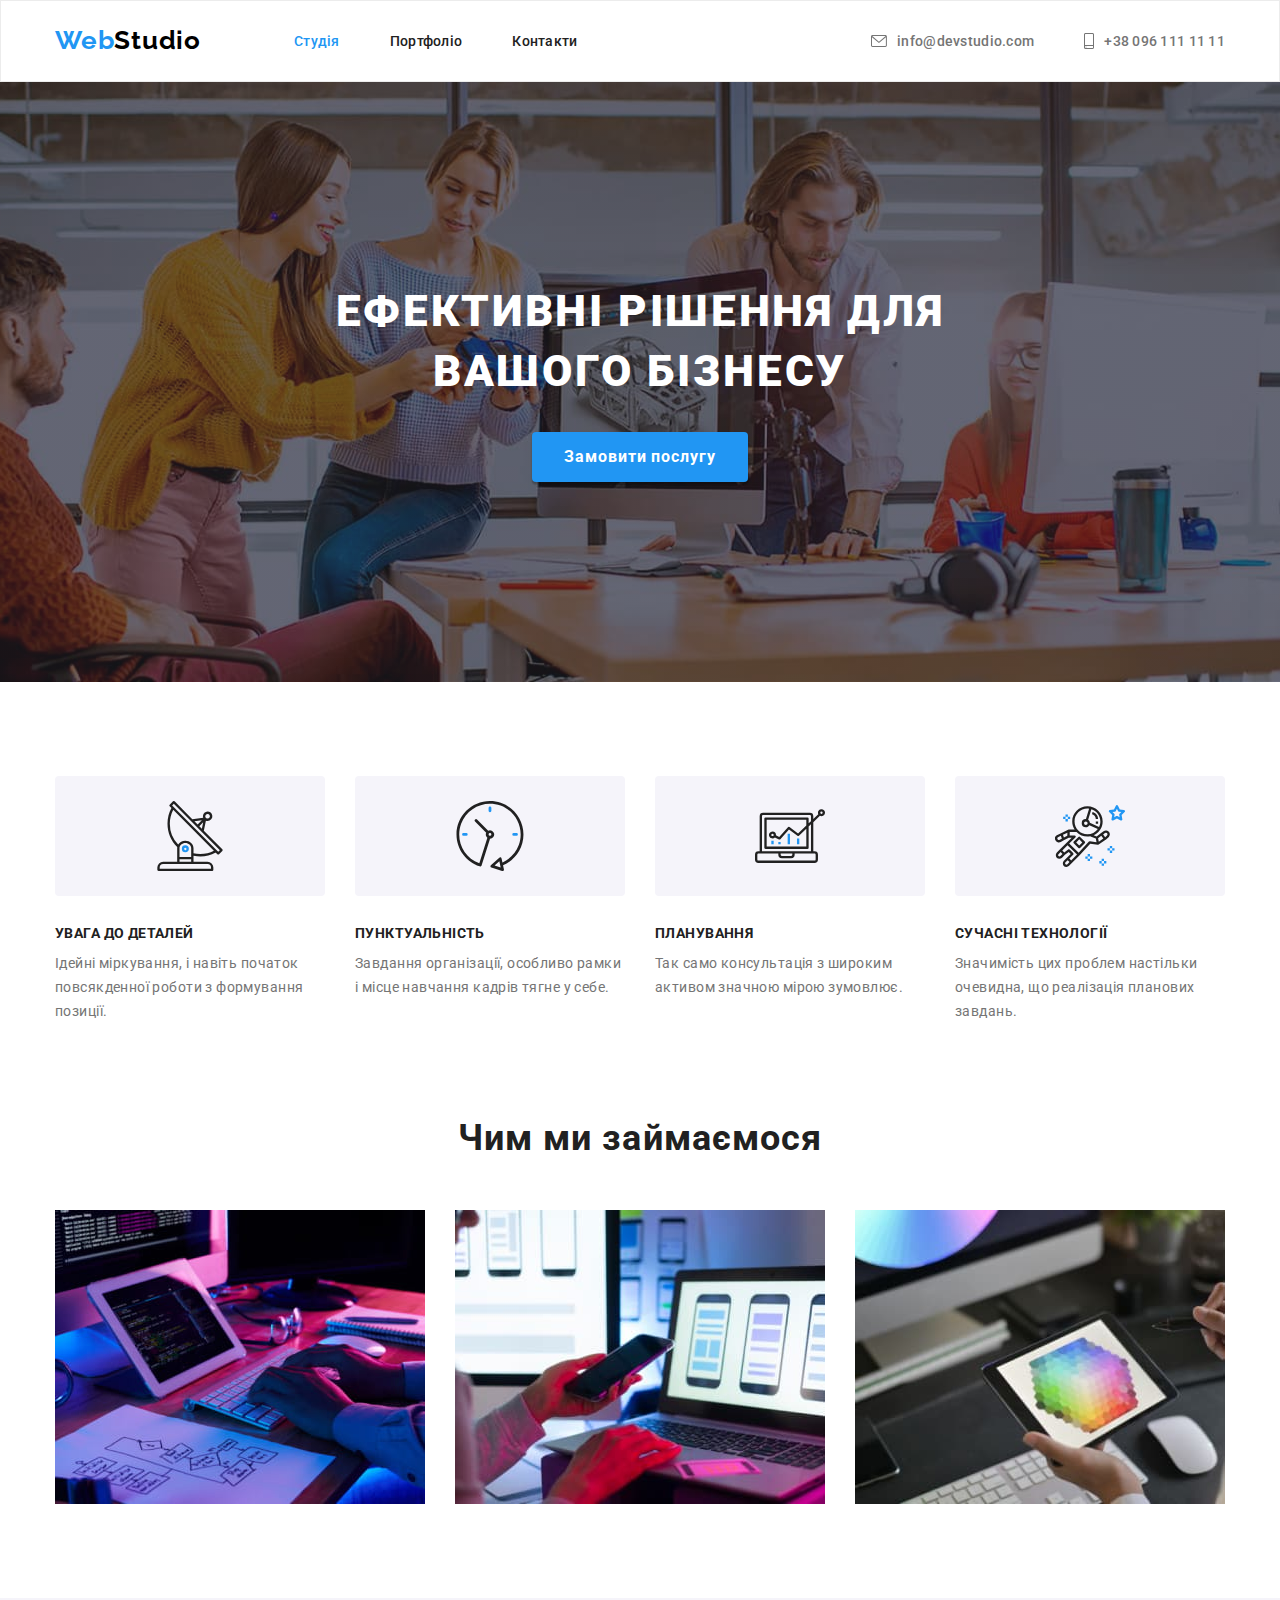
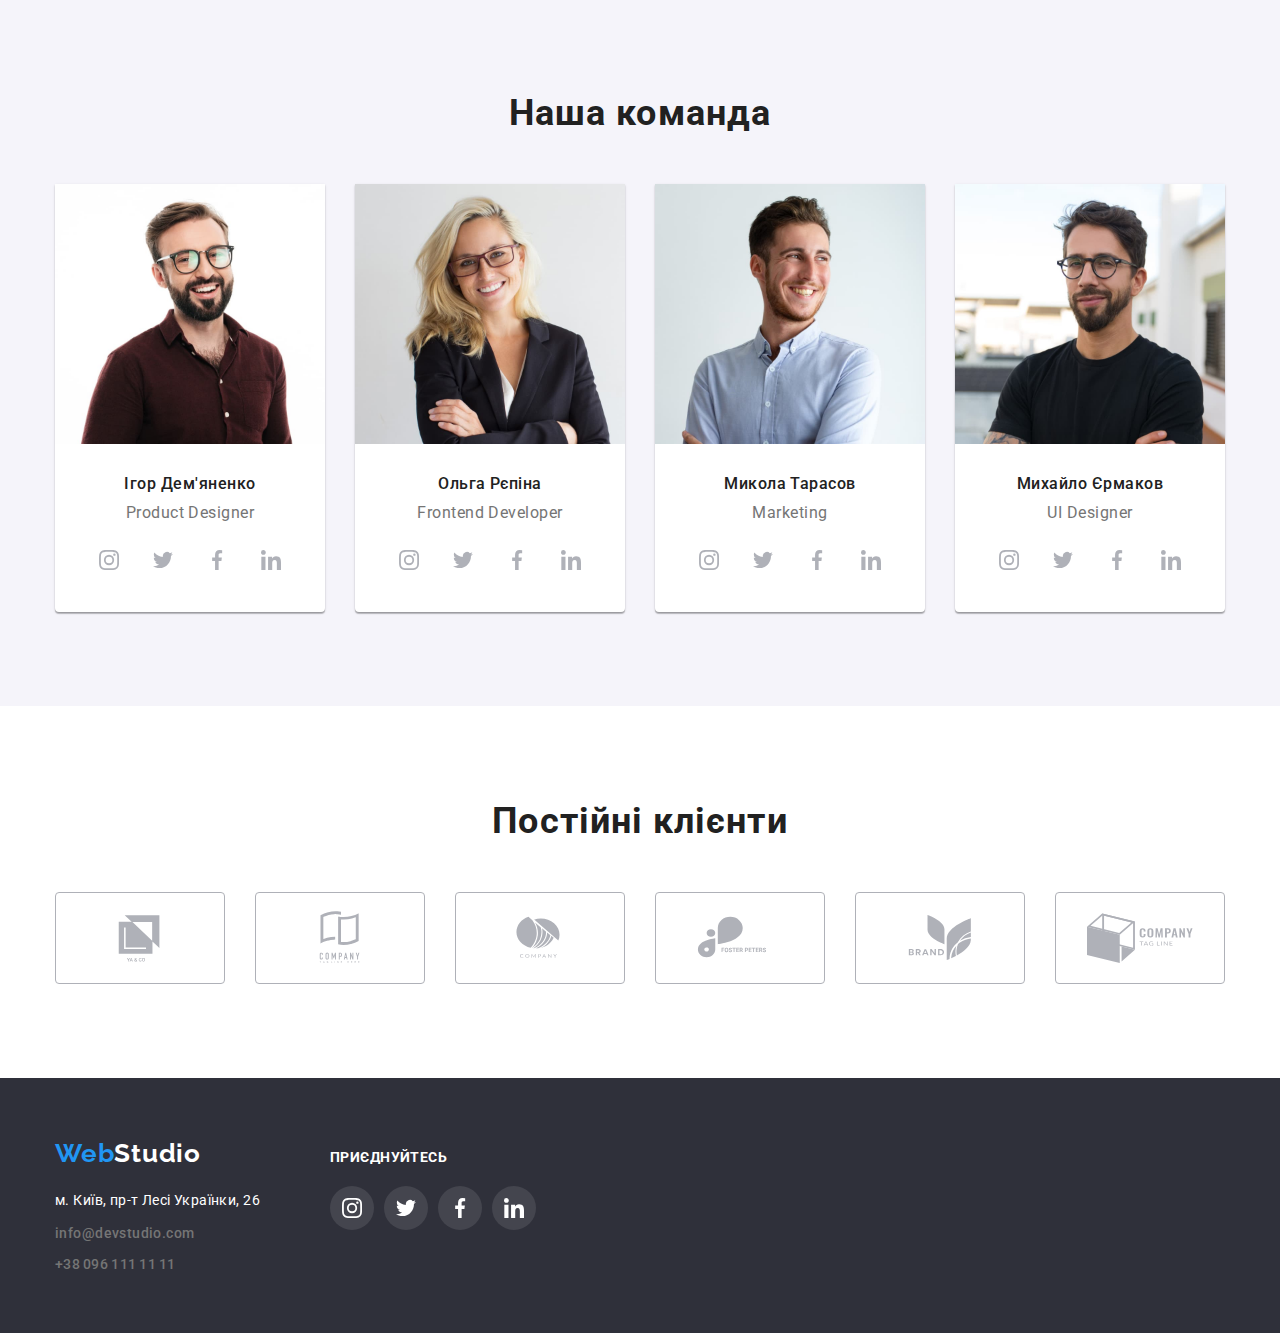
<file: index.html>
<!DOCTYPE html>
<html lang="uk">

<head>
    <meta charset="UTF-8">
    <meta http-equiv="X-UA-Compatible" content="IE=edge">
    <meta name="viewport" content="width=device-width, initial-scale=1.0">
    <title>WebStudio</title>
    <link rel="stylesheet" href="https://cdn.jsdelivr.net/npm/modern-normalize@1.1.0/modern-normalize.min.css">
    <link rel="preconnect" href="https://fonts.googleapis.com">
    <link rel="preconnect" href="https://fonts.gstatic.com" crossorigin>
    <link
        href="https://fonts.googleapis.com/css2?family=Raleway:wght@700&family=Roboto:wght@400;500;700;900&display=swap"
        rel="stylesheet">
    <link rel="stylesheet" href="./css/styles.css">
</head>

<body>
    <!--Hero-->
    <header class="page-header">
        <div class="container page-header-container">
            <nav class="page-nav">
                <a href="./index.html" class="logo-header link">Web<span class="logo-header-studio">Studio</span></a>
                <ul class="menu list">
                    <li class="menu-item">
                        <a href="./index.html" class="menu-link link current">Студія</a>
                    </li>
                    <li class="menu-item">
                        <a href="./portfolio.html" class="menu-link link">Портфоліо</a>
                    </li>
                    <li class="menu-item">
                        <a href="#" class="menu-link link">Контакти</a>
                    </li>
                </ul>
            </nav>
            <ul class="list list-header">
                <li>
                    <a href="mailto:info@devstudio.com" class="mail link">
                        <svg class="mail-svg" width="16" height="12">
                            <use href="./images/sprite.svg#icon-envelope"></use>
                        </svg>info@devstudio.com</a>
                </li>
                <li>
                    <a href="tel:+380961111111" class="phone link">
                        <svg class="phone-svg" width="10" height="16">
                            <use href="./images/sprite.svg#icon-smartphone"></use>
                        </svg>+38 096 111 11 11</a>
                </li>
            </ul>
        </div>
    </header>
    <main>
        <!--The Vision Section #1-->
        <section class="hero">
            <div class="container">
                <h1 class="main-header">Ефективні рішення для вашого бізнесу</h1>
                <button class="hero-btn current" type="button">Замовити послугу</button>
            </div>
        </section>
        <!--The Benefits section #2-->
        <section class="section">
            <!--This Header will be hidden-->
            <h2 class="visually-hidden">Наші переваги</h2>
            <div class="container">
                <ul class="benefits-list list">
                    <li class="benefits-list-item benefits-list-item-first">
                        <div class="benefits-icon">
                            <svg width="70" height="70">
                                <use href="./images/sprite.svg#icon-antenna"></use>
                            </svg>
                        </div>
                        <h3 class="section-two-header">УВАГА ДО ДЕТАЛЕЙ</h3>
                        <p class="section-two-text">Ідейні міркування, і навіть початок повсякденної роботи з формування
                            позиції.</p>
                    </li>
                    <li class="benefits-list-item benefits-list-item-second">
                        <div class="benefits-icon">
                            <svg width="70" height="70">
                                <use href="./images/sprite.svg#icon-clock"></use>
                            </svg>
                        </div>
                        <h3 class="section-two-header">ПУНКТУАЛЬНІСТЬ</h3>
                        <p class="section-two-text">Завдання організації, особливо рамки і місце навчання кадрів тягне у
                            себе.</p>
                    </li>
                    <li class="benefits-list-item benefits-list-item-three">
                        <div class="benefits-icon">
                            <svg width="70" height="70">
                                <use href="./images/sprite.svg#icon-diagram"></use>
                            </svg>
                        </div>
                        <h3 class="section-two-header">ПЛАНУВАННЯ</h3>
                        <p class="section-two-text">Так само консультація з широким активом значною мірою зумовлює.</p>
                    </li>
                    <li class="benefits-list-item benefits-list-item-four">
                        <div class="benefits-icon">
                            <svg width="70" height="70">
                                <use href="./images/sprite.svg#icon-astronaut"></use>
                            </svg>
                        </div>
                        <h3 class="section-two-header">СУЧАСНІ ТЕХНОЛОГІЇ</h3>
                        <p class="section-two-text">Значимість цих проблем настільки очевидна, що реалізація планових
                            завдань.</p>
                    </li>
                </ul>
            </div>
        </section>
        <!--The Picture section #3-->
        <section class="section section-three">
            <div class="container">
                <h2 class="section-title">Чим ми займаємося</h2>
                <ul class="picture-list list">
                    <li>
                        <img src="./images/box1.jpg" alt="Набор коду на компьютері" width="370">
                    </li>
                    <li>
                        <img src="./images/box2.jpg" alt="Розробка мобільного інтерфейсу" width="370">
                    </li>
                    <li>
                        <img src="./images/box3.jpg" alt="Розробка додатку на планшеті" width="370">
                    </li>
                </ul>
            </div>
        </section>
        <section class="section section-four">
            <!--The Teams section #4-->
            <div class="container">
                <h2 class="section-title">Наша команда</h2>
                <ul class="cards-list list">
                    <li class="team-card">
                        <img src="./images/team/member1.jpg" alt="Ігор Дем'яненко" width="270">
                        <h3 class="section-four-manager">Ігор Дем'яненко</h3>
                        <p class="section-four-position">Product Designer</p>
                        <ul class="social-list list">
                            <li class="social-list-item">
                                <a href="#" class="social-list-item-link social-list-item-link-instagram">
                                    <svg aria-label="іконка інстаграму" class="social-list-icon" width="20" height="20">
                                        <use href="./images/sprite.svg#icon-instagram"></use>
                                    </svg>
                                </a>
                            </li>
                            <li class="social-list-item">
                                <a href="#" class="social-list-item-link social-list-item-link-twitter">
                                    <svg aria-label="іконка твіттеру" class="social-list-icon" width="20" height="20">
                                        <use href="./images/sprite.svg#icon-twitter"></use>
                                    </svg>
                                </a>
                            </li>
                            <li class="social-list-item">
                                <a href="#" class="social-list-item-link social-list-item-link-facebook">
                                    <svg aria-label="іконка фейсбуку" class="social-list-icon" width="20" height="20">
                                        <use href="./images/sprite.svg#icon-facebook"></use>
                                    </svg>
                                </a>
                            </li>
                            <li class="social-list-item">
                                <a href="#" class="social-list-item-link social-list-item-link-linkedin">
                                    <svg aria-label="іконка лінкедіну" class="social-list-icon" width="20" height="20">
                                        <use href="./images/sprite.svg#icon-linkedin"></use>
                                    </svg>
                                </a>
                            </li>
                        </ul>
                    </li>
                    <li class="team-card">
                        <img src="./images/team/member2.jpg" alt="Ольга Репіна" width="270">
                        <h3 class="section-four-manager">Ольга Рєпіна</h3>
                        <p class="section-four-position">Frontend Developer</p>
                        <ul class="social-list list">
                            <li class="social-list-item">
                                <a href="#" class="social-list-item-link social-list-item-link-instagram">
                                    <svg aria-label="іконка інстаграму" class="social-list-icon" width="20" height="20">
                                        <use href="./images/sprite.svg#icon-instagram"></use>
                                    </svg>
                                </a>
                            </li>
                            <li class="social-list-item">
                                <a href="#" class="social-list-item-link social-list-item-link-twitter">
                                    <svg aria-label="іконка твіттеру" class="social-list-icon" width="20" height="20">
                                        <use href="./images/sprite.svg#icon-twitter"></use>
                                    </svg>
                                </a>
                            </li>
                            <li class="social-list-item">
                                <a href="#" class="social-list-item-link social-list-item-link-facebook">
                                    <svg aria-label="іконка фейсбуку" class="social-list-icon" width="20" height="20">
                                        <use href="./images/sprite.svg#icon-facebook"></use>
                                    </svg>
                                </a>
                            </li>
                            <li class="social-list-item">
                                <a href="#" class="social-list-item-link social-list-item-link-linkedin">
                                    <svg aria-label="іконка лінкедіну" class="social-list-icon" width="20" height="20">
                                        <use href="./images/sprite.svg#icon-linkedin"></use>
                                    </svg>
                                </a>
                            </li>
                        </ul>
                    </li>
                    <li class="team-card">
                        <img src="./images/team/member3.jpg" alt="Микола Тарасов" width="270">
                        <h3 class="section-four-manager">Микола Тарасов</h3>
                        <p class="section-four-position">Marketing</p>
                        <ul class="social-list list">
                            <li class="social-list-item">
                                <a href="#" class="social-list-item-link social-list-item-link-instagram">
                                    <svg aria-label="іконка інстаграму" class="social-list-icon" width="20" height="20">
                                        <use href="./images/sprite.svg#icon-instagram"></use>
                                    </svg>
                                </a>
                            </li>
                            <li class="social-list-item">
                                <a href="#" class="social-list-item-link social-list-item-link-twitter">
                                    <svg aria-label="іконка твіттеру" class="social-list-icon" width="20" height="20">
                                        <use href="./images/sprite.svg#icon-twitter"></use>
                                    </svg>
                                </a>
                            </li>
                            <li class="social-list-item">
                                <a href="#" class="social-list-item-link social-list-item-link-facebook">
                                    <svg aria-label="іконка фейсбуку" class="social-list-icon" width="20" height="20">
                                        <use href="./images/sprite.svg#icon-facebook"></use>
                                    </svg>
                                </a>
                            </li>
                            <li class="social-list-item">
                                <a href="#" class="social-list-item-link social-list-item-link-linkedin">
                                    <svg aria-label="іконка лінкедіну" class="social-list-icon" width="20" height="20">
                                        <use href="./images/sprite.svg#icon-linkedin"></use>
                                    </svg>
                                </a>
                            </li>
                        </ul>
                    </li>
                    <li class="team-card">
                        <img src="./images/team/member4.jpg" alt="Михайло Єрмаков" width="270">
                        <h3 class="section-four-manager">Михайло Єрмаков</h3>
                        <p class="section-four-position">UI Designer</p>
                        <ul class="social-list list">
                            <li class="social-list-item">
                                <a href="#" class="social-list-item-link social-list-item-link-instagram">
                                    <svg aria-label="іконка інстаграму" class="social-list-icon" width="20" height="20">
                                        <use href="./images/sprite.svg#icon-instagram"></use>
                                    </svg>
                                </a>
                            </li>
                            <li class="social-list-item">
                                <a href="#" class="social-list-item-link social-list-item-link-twitter">
                                    <svg aria-label="іконка твіттеру" class="social-list-icon" width="20" height="20">
                                        <use href="./images/sprite.svg#icon-twitter"></use>
                                    </svg>
                                </a>
                            </li>
                            <li class="social-list-item">
                                <a href="#" class="social-list-item-link social-list-item-link-facebook">
                                    <svg aria-label="іконка фейсбуку" class="social-list-icon" width="20" height="20">
                                        <use href="./images/sprite.svg#icon-facebook"></use>
                                    </svg>
                                </a>
                            </li>
                            <li class="social-list-item">
                                <a href="#" class="social-list-item-link social-list-item-link-linkedin">
                                    <svg aria-label="іконка лінкедіну" class="social-list-icon" width="20" height="20">
                                        <use href="./images/sprite.svg#icon-linkedin"></use>
                                    </svg>
                                </a>
                            </li>
                        </ul>
                    </li>
                </ul>
            </div>
        </Section>
        <!--Clients section-->
        <section class="section">
            <div class="container">
                <h2 class="section-title">Постійні клієнти</h2>
                <ul class="clients-list list">
                    <li class="clients-list-item">
                        <a href="#" class="clients-list-item-link">
                            <svg aria-label="іконка клієнта" class="clients-list-icon" width="106" height="60">
                                <use href="./images/sprite.svg#icon-client1"></use>
                            </svg>
                        </a>
                    </li>
                    <li class="clients-list-item">
                        <a href="#" class="clients-list-item-link">
                            <svg aria-label="іконка клієнта" class="clients-list-icon" width="106" height="60">
                                <use href="./images/sprite.svg#icon-client2"></use>
                            </svg>
                        </a>
                    </li>
                    <li class="clients-list-item">
                        <a href="#" class="clients-list-item-link">
                            <svg aria-label="іконка клієнта" class="clients-list-icon" width="106" height="60">
                                <use href="./images/sprite.svg#icon-client3"></use>
                            </svg>
                        </a>
                    </li>
                    <li class="clients-list-item">
                        <a href="#" class="clients-list-item-link">
                            <svg aria-label="іконка клієнта" class="clients-list-icon" width="106" height="60">
                                <use href="./images/sprite.svg#icon-client4"></use>
                            </svg>
                        </a>
                    </li>
                    <li class="clients-list-item">
                        <a href="#" class="clients-list-item-link">
                            <svg aria-label="іконка клієнта" class="clients-list-icon" width="106" height="60">
                                <use href="./images/sprite.svg#icon-client5"></use>
                            </svg>
                        </a>
                    </li>
                    <li class="clients-list-item">
                        <a href="#" class="clients-list-item-link">
                            <svg aria-label="іконка клієнта" class="clients-list-icon" width="106" height="60">
                                <use href="./images/sprite.svg#icon-client6"></use>
                            </svg>
                        </a>
                    </li>
                </ul>
            </div>
        </section>
    </main>
    <footer class="footer">
        <div class="container footer-container">
            <div class="footer-list footer-list-address">
                <a href="./index.html" class="logo-footer link">Web<span class="logo-footer-studio">Studio</span></a>
                <address class="address-footer address">
                    <ul class="list">
                        <li class="footer-li"><a class="address-link link" href="https://goo.gl/maps/CPtrU1FHBa2aNyZL9 "
                                target="_blank" rel="noopener noreferrer nofollow">м. Київ, пр-т Лесі
                                Українки, 26</a>
                        <li class="footer-li footer-list"><a href="mailto:info@devstudio.com" class="mail link">
                                info@devstudio.com</a></li>
                        <li class="footer-li"><a href="tel:+380961111111" class="phone link">+38 096 111 11 11</a></li>
                    </ul>
                </address>
            </div>
            <div class="footer-list footer-list-social">
                <h3 class="footer-header">ПРИЄДНУЙТЕСЬ</h3>
                <ul class="social-list list">
                    <li class="social-list-item">
                        <a href="#" class="social-list-item-link social-list-item-link-instagram link-footer">
                            <svg aria-label="іконка інстаграму" class="social-list-icon-footer" width="20" height="20">
                                <use href="./images/sprite.svg#icon-instagram"></use>
                            </svg>
                        </a>
                    </li>
                    <li class="social-list-item">
                        <a href="#" class="social-list-item-link social-list-item-link-twitter link-footer">
                            <svg aria-label="іконка твіттеру" class="social-list-icon-footer" width="20" height="20">
                                <use href="./images/sprite.svg#icon-twitter"></use>
                            </svg>
                        </a>
                    </li>
                    <li class="social-list-item">
                        <a href="#" class="social-list-item-link social-list-item-link-facebook link-footer">
                            <svg aria-label="іконка фейсбуку" class="social-list-icon-footer" width="20" height="20">
                                <use href="./images/sprite.svg#icon-facebook"></use>
                            </svg>
                        </a>
                    </li>
                    <li class="social-list-item">
                        <a href="#" class="social-list-item-link social-list-item-link-linkedin link-footer">
                            <svg aria-label="іконка лінкедіну" class="social-list-icon-footer" width="20" height="20">
                                <use href="./images/sprite.svg#icon-linkedin"></use>
                            </svg>
                        </a>
                    </li>
                </ul>
            </div>
        </div>
    </footer>
</body>

</html>
</file>
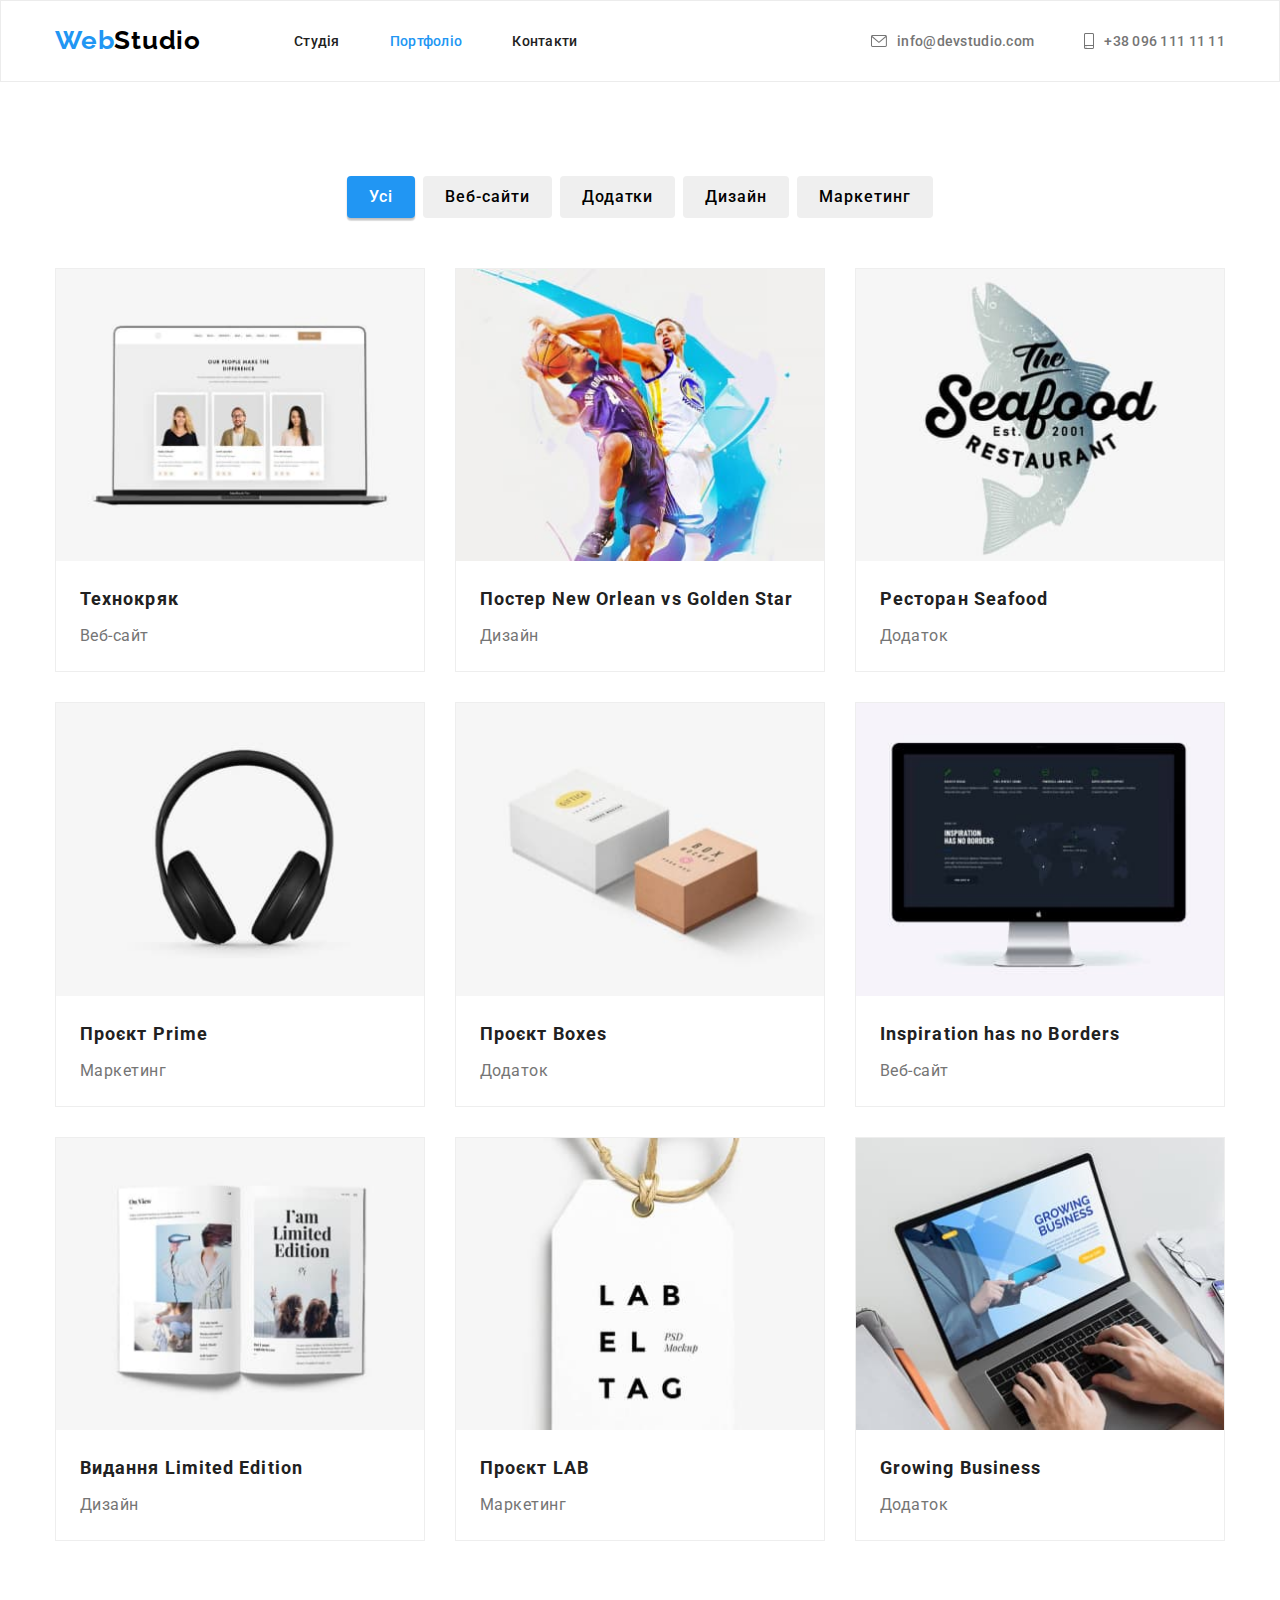
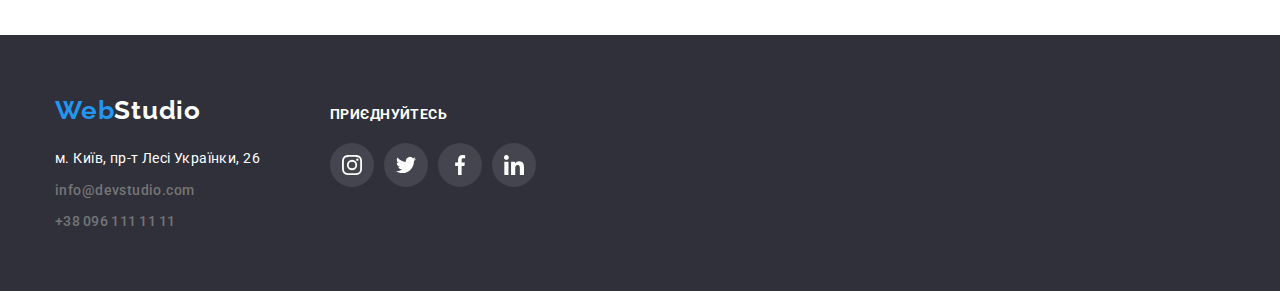
<file: portfolio.html>
<!DOCTYPE html>
<html lang="uk">

<head>
    <meta charset="UTF-8">
    <meta http-equiv="X-UA-Compatible" content="IE=edge">
    <meta name="viewport" content="width=device-width, initial-scale=1.0">
    <title>Portfolio</title>
    <link rel="stylesheet" href="https://cdn.jsdelivr.net/npm/modern-normalize@1.1.0/modern-normalize.min.css">
    <link rel="preconnect" href="https://fonts.googleapis.com">
    <link rel="preconnect" href="https://fonts.gstatic.com" crossorigin>
    <link
        href="https://fonts.googleapis.com/css2?family=Raleway:wght@700&family=Roboto:wght@400;500;700;900&display=swap"
        rel="stylesheet">
    <link rel="stylesheet" href="./css/styles.css">
</head>

<body>
    <header class="page-header">
        <div class="container page-header-container">
            <nav class="page-nav">
                <a href="./index.html" class="logo-header link">Web<span class="logo-header-studio">Studio</span></a>
                <ul class="menu list">
                    <li class="menu-item">
                        <a href="./index.html" class="menu-link link">Студія</a>
                    </li>
                    <li class="menu-item">
                        <a href="./portfolio.html" class="menu-link link current">Портфоліо</a>
                    </li>
                    <li class="menu-item">
                        <a href="#" class="menu-link link">Контакти</a>
                    </li>
                </ul>
            </nav>
            <ul class="list list-header">
                <li>
                    <a href="mailto:info@devstudio.com" class="mail link">
                        <svg class="mail-svg" width="16" height="12">
                            <use href="./images/sprite.svg#icon-envelope"></use>
                        </svg>info@devstudio.com</a>
                </li>
                <li>
                    <a href="tel:+380961111111" class="phone link">
                        <svg class="phone-svg" width="10" height="16">
                            <use href="./images/sprite.svg#icon-smartphone"></use>
                        </svg>+38 096 111 11 11</a>
                </li>
            </ul>
        </div>
    </header>
    <main>
        <!--Main Section-->
        <section class="section">
            <!--This Header will be hidden-->
            <div class="container">
                <h1 class="visually-hidden">Портфоліо проектів</h1>
                <ul class="filters list">
                    <li><button class="open-btn current" type="button">Усі</button></li>
                    <li><button class="open-btn btn-portfolio" type="button">Веб-сайти</button></li>
                    <li><button class="open-btn btn-portfolio" type="button">Додатки</button></li>
                    <li><button class="open-btn btn-portfolio" type="button">Дизайн</button></li>
                    <li><button class="open-btn btn-portfolio" type="button">Маркетинг</button></li>
                </ul>
                <ul class="cards-portfolio-list list">
                    <li class="portfolio-item">
                        <a href="#" class="list-portfolio">
                            <img src="./images/portfolio/project1.jpg" alt="Фото і дані трьох девелоперів" width="370">
                            <div class="portfolio-item-title">
                                <h3 class="portfolio-header">Технокряк</h3>
                                <p class="potfolio-href">Веб-сайт</p>
                            </div>
                        </a>
                    </li>
                    <li class="portfolio-item">
                        <a href="#" class="list-portfolio">
                            <img src="./images/portfolio/project2.jpg" alt="Два баскетболісти" width="370">
                            <div class="portfolio-item-title">
                                <h3 class="portfolio-header">Постер New Orlean vs Golden Star</h3>
                                <p class="potfolio-href">Дизайн</p>
                            </div>
                        </a>
                    </li>
                    <li class="portfolio-item">
                        <a href="#" class="list-portfolio">
                            <img src="./images/portfolio/project3.jpg" alt="Логотип ресторану" width="370">
                            <div class="portfolio-item-title">
                                <h3 class="portfolio-header">Ресторан Seafood</h3>
                                <p class="potfolio-href">Додаток</p>
                            </div>
                        </a>
                    </li>
                    <li class="portfolio-item">
                        <a href="#" class="list-portfolio">
                            <img src="./images/portfolio/project4.jpg" alt="Зображення навушників" width="370">
                            <div class="portfolio-item-title">
                                <h3 class="portfolio-header">Проєкт Prime</h3>
                                <p class="potfolio-href">Маркетинг</p>
                            </div>
                        </a>
                    </li>
                    <li class="portfolio-item">
                        <a href="#" class="list-portfolio">
                            <img src="./images/portfolio/project5.jpg" alt="Зображення коробок" width="370">
                            <div class="portfolio-item-title">
                                <h3 class="portfolio-header">Проєкт Boxes</h3>
                                <p class="potfolio-href">Додаток</p>
                            </div>
                        </a>
                    </li>
                    <li class="portfolio-item">
                        <a href="#" class="list-portfolio">
                            <img src="./images/portfolio/project6.jpg" alt="Зображення монітору" width="370">
                            <div class="portfolio-item-title">
                                <h3 class="portfolio-header">Inspiration has no Borders</h3>
                                <p class="potfolio-href">Веб-сайт</p>
                            </div>
                        </a>
                    </li>
                    <li class="portfolio-item">
                        <a href="#" class="list-portfolio">
                            <img src="./images/portfolio/project7.jpg" alt="Розкрита книга" width="370">
                            <div class="portfolio-item-title">
                                <h3 class="portfolio-header">Видання Limited Edition</h3>
                                <p class="potfolio-href">Дизайн</p>
                            </div>
                        </a>
                    </li>
                    <li class="portfolio-item">
                        <a href="#" class="list-portfolio">
                            <img src="./images/portfolio/project8.jpg" alt="Логотип проекту LAB" width="370">
                            <div class="portfolio-item-title">
                                <h3 class="portfolio-header">Проєкт LAB</h3>
                                <p class="potfolio-href">Маркетинг</p>
                            </div>
                        </a>
                    </li>
                    <li class="portfolio-item">
                        <a href="#" class="list-portfolio">
                            <img src="./images/portfolio/project9.jpg" alt="Людина працює на ноутбуці" width="370">
                            <div class="portfolio-item-title">
                                <h3 class="portfolio-header">Growing Business</h3>
                                <p class="potfolio-href">Додаток</p>
                            </div>
                        </a>
                    </li>
                </ul>
            </div>
        </section>

    </main>
    <footer class="footer">
        <div class="container footer-container">
            <div class="footer-list footer-list-address">
                <a href="./index.html" class="logo-footer link">Web<span class="logo-footer-studio">Studio</span></a>
                <address class="address-footer address">
                    <ul class="list">
                        <li class="footer-li"><a class="address-link link" href="https://goo.gl/maps/CPtrU1FHBa2aNyZL9 "
                                target="_blank" rel="noopener noreferrer nofollow">м. Київ, пр-т Лесі
                                Українки, 26</a>
                        <li class="footer-li footer-list"><a href="mailto:info@devstudio.com" class="mail link">
                                info@devstudio.com</a></li>
                        <li class="footer-li"><a href="tel:+380961111111" class="phone link">+38 096 111 11 11</a></li>
                    </ul>
                </address>
            </div>
            <div class="footer-list footer-list-social">
                <h3 class="footer-header">ПРИЄДНУЙТЕСЬ</h3>
                <ul class="social-list list">
                    <li class="social-list-item">
                        <a href="#" class="social-list-item-link social-list-item-link-instagram link-footer">
                            <svg aria-label="іконка інстаграму" class="social-list-icon-footer" width="20" height="20">
                                <use href="./images/sprite.svg#icon-instagram"></use>
                            </svg>
                        </a>
                    </li>
                    <li class="social-list-item">
                        <a href="#" class="social-list-item-link social-list-item-link-twitter link-footer">
                            <svg aria-label="іконка твіттеру" class="social-list-icon-footer" width="20" height="20">
                                <use href="./images/sprite.svg#icon-twitter"></use>
                            </svg>
                        </a>
                    </li>
                    <li class="social-list-item">
                        <a href="#" class="social-list-item-link social-list-item-link-facebook link-footer">
                            <svg aria-label="іконка фейсбуку" class="social-list-icon-footer" width="20" height="20">
                                <use href="./images/sprite.svg#icon-facebook"></use>
                            </svg>
                        </a>
                    </li>
                    <li class="social-list-item">
                        <a href="#" class="social-list-item-link social-list-item-link-linkedin link-footer">
                            <svg aria-label="іконка лінкедіну" class="social-list-icon-footer" width="20" height="20">
                                <use href="./images/sprite.svg#icon-linkedin"></use>
                            </svg>
                        </a>
                    </li>
                </ul>
            </div>
        </div>
    </footer>
</body>

</html>
</file>
<file: css/styles.css>
:root {
  --primary-font: "Roboto", sans-serif;
  --secondary-font: "Raleway", sans-serif;
  --primary-text-color-theme-light: #212121;
  --secodary-text-color-theme-light: #757575;
  --primary-text-color-theme-dark: #ffffff;
  --bacground-text-color-theme-dark: #2f303a;
  --accent-color: #2196f3;
  --background-four-color: #f5f4fa;
  --background-color: #f5f5f5;
  --background-color-header: #c4c4c4;
  --svg-icon-color: #afb1b8;
}

/* ===Resetting default styles=== */

h1,
h2,
h3,
p {
  margin-top: 0;
  margin-bottom: 0;
  padding-left: 0;
}

ul {
  margin-top: 0;
  margin-bottom: 0;
  padding-left: 0;
}

/* Text underlining remuving*/
.link,
.list-portfolio {
  text-decoration: none;
}

.list {
  list-style: none;
}

/* Opened tab effect*/
.page-nav .link.current {
  color: var(--accent-color);
}

/* Opened tab effect for buttons*/
.open-btn.current,
.hero-btn.current {
  color: #ffffff;
  background-color: #2196f3;
  box-shadow: 0px 3px 1px rgba(0, 0, 0, 0.1), 0px 1px 2px rgba(0, 0, 0, 0.08),
    0px 2px 2px rgba(0, 0, 0, 0.12);
}

/* Removing line spacing from images for index.html */

img {
  display: block;
  max-width: 100%;
  height: auto;
}

button {
  cursor: pointer;
}

address {
  font-style: normal;
}

body {
  color: var(--secodary-text-color-theme-light);
  font-family: var(--primary-font);
  font-size: 14px;
  line-height: 1.33;
  letter-spacing: 0.02em;
}

.container {
  width: 1200px;
  margin: 0 auto;
  padding-left: 15px;
  padding-right: 15px;
}
/* ===== Projects text&color styles ===== */

/* === Header ===*/
.page-header {
  border: 1px solid #ececec;
}
.page-header-container {
  display: flex;
  align-items: center;
}
.page-nav {
  display: flex;
  align-items: center;
}
.menu {
  display: flex;
  column-gap: 50px;
  align-items: center;
}
.list-header {
  display: flex;
  column-gap: 50px;
  margin-left: auto;
}
.phone-svg,
.mail-svg {
  fill: currentColor;
  margin-right: 10px;
}

/* Logo blu part */
.logo-header {
  font-family: "Raleway", sans-serif;
  font-weight: 700;
  font-size: 26px;
  line-height: 1.19;
  letter-spacing: 0.03em;
  color: var(--accent-color);
  margin-right: 93px;
  padding-top: 24px;
  padding-bottom: 25px;
}

/* Logo black part */
.logo-header-studio {
  font-family: "Raleway";
  font-weight: 700;
  font-size: 26px;
  line-height: 1.19;
  letter-spacing: 0.03em;
  color: #000000;
}

/* Header hidding */
.visually-hidden {
  position: absolute;
  white-space: nowrap;
  width: 1px;
  height: 1px;
  overflow: hidden;
  border: 0;
  padding: 0;
  clip: rect(0 0 0 0);
  clip-path: inset(50%);
  margin: -1px;
}

.menu-link {
  font-weight: 500;
  color: #212121;
}

.menu-link:hover,
.menu-link:focus {
  color: var(--accent-color);
}

.mail {
  display: flex;
  align-items: center;
  font-weight: 500;
  font-size: 14px;
  color: var(--secodary-text-color-theme-light);
}

.mail:hover,
.mail:focus {
  color: var(--accent-color);
}

.phone {
  display: flex;
  align-items: center;
  font-weight: 500;
  font-size: 14px;
  color: var(--secodary-text-color-theme-light);
}

.phone:hover,
.phone:focus {
  color: var(--accent-color);
}

/* ======= Hero ======= */

.hero {
  padding-top: 200px;
  padding-bottom: 200px;
  max-width: 1600px;
  margin: 0 auto;
  text-align: center;
  background-color: var(--background-color-header);
  background-image: linear-gradient(
      rgba(47, 48, 58, 0.4),
      rgba(47, 48, 58, 0.4)
    ),
    url(../images/hero.jpg);
  background-repeat: no-repeat;
  background-position: center;
  background-size: cover;
}

.main-header {
  width: 696px;
  font-weight: 900;
  font-size: 44px;
  line-height: 1.36;
  text-align: center;
  letter-spacing: 0.06em;
  text-transform: uppercase;
  color: var(--primary-text-color-theme-dark);
  margin-left: auto;
  margin-right: auto;
  margin-bottom: 30px;
}

/* Buttons */
.hero-btn {
  font-weight: 700;
  font-size: 16px;
  line-height: 1.88;
  text-align: center;
  letter-spacing: 0.06em;
  box-shadow: 0px 4px 4px rgba(0, 0, 0, 0.15);
  border-radius: 4px;
  border: none;
  padding: 10px 32px;
  min-width: 216px;
  min-height: 50px;
}

.hero-btn:hover,
.hero-btn:focus {
  color: var(--primary-text-color-theme-dark);
  background-color: var(--accent-color);
}

.open-btn:hover,
.open-btn:focus {
  color: var(--primary-text-color-theme-dark);
  background-color: var(--accent-color);
}

/* === Benefits section #2 ===*/
/* Section two markup */
.section {
  padding-top: 94px;
  padding-bottom: 94px;
}
.benefits-list {
  display: flex;
  /* margin-bottom: 94px; */
}

.benefits-list-item {
  width: 270px;
}
.benefits-list-item:not(:last-child) {
  margin-right: 30px;
}
.benefits-icon {
  display: flex;
  height: 120px;
  justify-content: center;
  align-items: center;
  border-radius: 4px;
  margin-bottom: 30px;
  background-color: var(--background-four-color);
}

.section-two-header {
  font-size: 14px;
  line-height: 1.14;
  margin-bottom: 10px;
  letter-spacing: 0.03em;
  text-transform: uppercase;
  color: var(--primary-text-color-theme-light);
}

.section-two-text {
  line-height: 1.71;
  letter-spacing: 0.03em;
}

/* === Picture Section #3 ===*/

.section-three {
  padding-top: 0px;
}
.section-title {
  font-size: 36px;
  line-height: 1.17;
  margin-bottom: 50px;
  text-align: center;
  letter-spacing: 0.03em;
  color: var(--primary-text-color-theme-light);
}
.picture-list {
  display: flex;
  align-items: center;
  gap: 30px;
}
/* === Team Section #4 === */
.section-four {
  background-color: var(--background-four-color);
}
.cards-list {
  display: flex;
  gap: 30px;
}
.team-card {
  box-shadow: 0px 1px 3px rgba(0, 0, 0, 0.12), 0px 1px 1px rgba(0, 0, 0, 0.14),
    0px 2px 1px rgba(0, 0, 0, 0.2);
  border-radius: 0px 0px 4px 4px;
  background-color: var(--primary-text-color-theme-dark);
}
.section-four-manager {
  font-weight: 500;
  font-size: 16px;
  line-height: 1.19;
  text-align: center;
  letter-spacing: 0.03em;
  padding-top: 30px;
  margin-bottom: 10px;
  color: var(--primary-text-color-theme-light);
}

.section-four-position {
  font-size: 16px;
  line-height: 1.19;
  text-align: center;
  letter-spacing: 0.03em;
  margin-bottom: 16px;
}
.social-list {
  display: flex;
  column-gap: 10px;
  justify-content: center;
  padding-bottom: 30px;
}
.social-list-item-link {
  display: flex;
  width: 44px;
  height: 44px;
  border-radius: 50%;
  justify-content: center;
  align-items: center;
}
.social-list-item-link:hover,
.social-list-item-link:focus {
  background-color: var(--accent-color);
}
.social-list-item-link:hover .social-list-icon,
.social-list-item-link:focus .social-list-icon {
  fill: var(--primary-text-color-theme-dark);
}
.social-list-icon {
  fill: var(--svg-icon-color);
}
/* ====== Clients section ====== */
.clients-list {
  display: flex;
  column-gap: 30px;
  justify-content: center;
}

.clients-list-item-link:hover,
.clients-list-item-link:focus {
  border: 1px solid var(--accent-color);
}
.clients-list-item-link:hover .clients-list-icon,
.clients-list-item-link:focus .clients-list-icon {
  fill: var(--accent-color);
}
.clients-list-item-link {
  display: flex;
  width: 170px;
  height: 92px;
  justify-content: center;
  align-items: center;
  border: 1px solid var(--svg-icon-color);
  border-radius: 4px;
}
.clients-list-icon {
  justify-content: center;
  align-items: center;
  fill: var(--svg-icon-color);
}
/* ======= Footer =======*/

.footer {
  padding-top: 60px;
  padding-bottom: 60px;
  background-color: var(--bacground-text-color-theme-dark);
}
.footer-container {
  display: flex;
  align-items: baseline;
}
.footer-list-address {
  margin-right: 70px;
}
.address-footer {
  margin-top: 20px;
}
.address-link {
  font-size: 14px;
  line-height: 1.71px;
  letter-spacing: 0.03em;
  color: var(--primary-text-color-theme-dark);
}

/* Logo footer blu*/
.logo-footer {
  font-family: "Raleway", sans-serif;
  font-weight: 700;
  font-size: 26px;
  line-height: 1.2;
  letter-spacing: 0.03em;
  color: var(--accent-color);
}

/* Logo footer white */
.logo-footer-studio {
  font-family: "Raleway", sans-serif;
  font-weight: 700;
  font-size: 26px;
  line-height: 1.19;
  letter-spacing: 0.03em;
  color: var(--primary-text-color-theme-dark);
}
.footer-li:not(:last-child) {
  margin-bottom: 9px;
  line-height: 1.7;
  letter-spacing: 0.03em;
}

.footer-header {
  font-size: 14px;
  line-height: 1.14;
  margin-bottom: 20px;
  letter-spacing: 0.03em;
  text-transform: uppercase;
  color: var(--primary-text-color-theme-dark);
}
.link-footer {
  background-color: rgba(255, 255, 255, 0.1);
}
.social-list-icon-footer {
  fill: var(--primary-text-color-theme-dark);
}
.footer .social-list {
  padding-bottom: 0;
}
/* ======= Portfolio ======= */

.list-portfolio {
  display: block;
  color: var(--secodary-text-color-theme-light);
}
.list-portfolio:hover,
.list-portfolio:focus {
  box-shadow: 0px 1px 1px rgba(0, 0, 0, 0.12), 0px 4px 4px rgba(0, 0, 0, 0.06),
    1px 4px 6px rgba(0, 0, 0, 0.16);
}
.portfolio-header {
  font-size: 18px;
  line-height: 2;
  letter-spacing: 0.06em;
  margin-bottom: 4px;
  color: var(--primary-text-color-theme-light);
}
.potfolio-href {
  font-weight: 400;
  font-size: 16px;
  line-height: 1.88;
  letter-spacing: 0.03em;
}

.filters {
  display: flex;
  gap: 8px;
  justify-content: center;
  margin-bottom: 50px;
}

.open-btn {
  font-weight: 500;
  font-size: 16px;
  line-height: 1.88;
  align-items: center;
  text-align: center;
  letter-spacing: 0.06em;
  border-radius: 4px;
  border: none;
  padding: 6px 22px;
}

.btn-portfolio:hover,
.btn-portfolio:focus {
  box-shadow: 0px 3px 1px rgba(0, 0, 0, 0.1), 0px 1px 2px rgba(0, 0, 0, 0.08),
    0px 2px 2px rgba(0, 0, 0, 0.12);
}
.cards-portfolio-list {
  display: flex;
  flex-wrap: wrap;
  gap: 30px;
}
.portfolio-item {
  width: calc((100% - 60px) / 3);
  border: 1px solid #eeeeee;
}
.portfolio-item-title {
  padding: 20px 24px;
}
</file>
